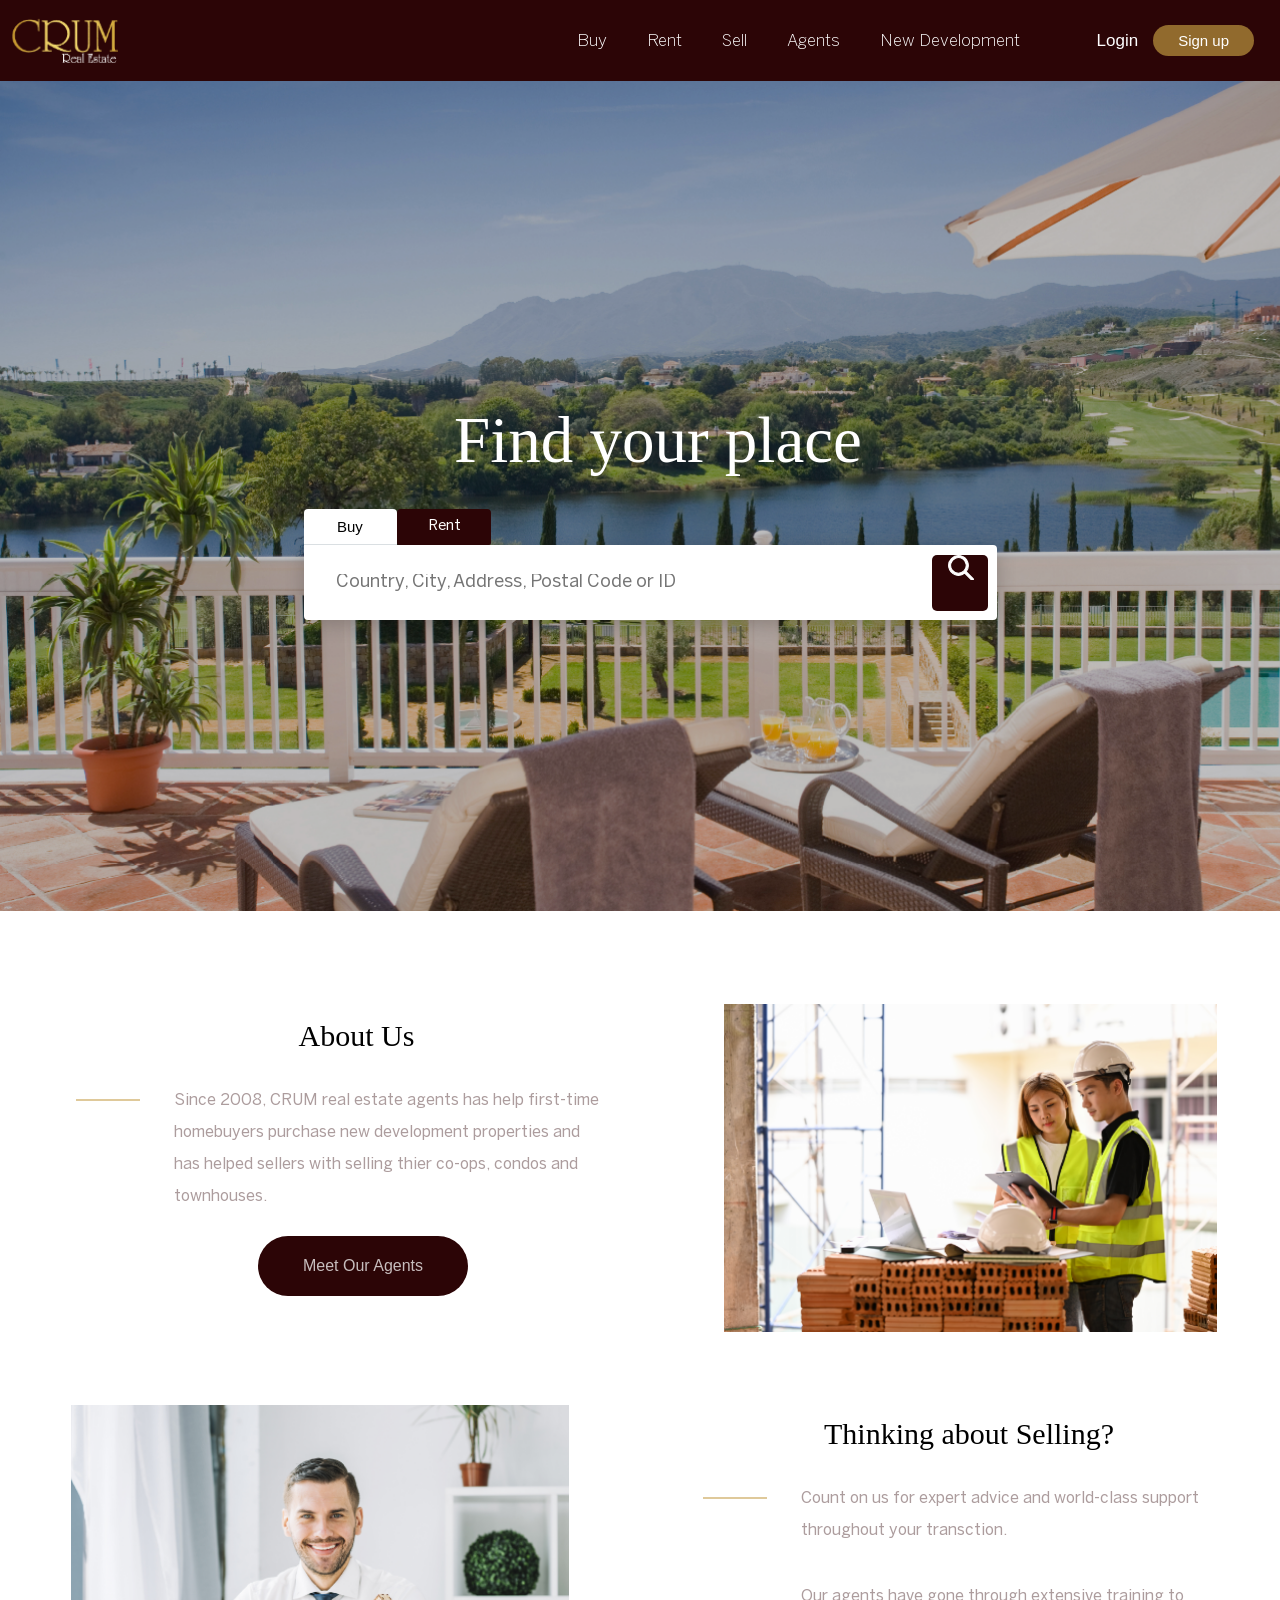
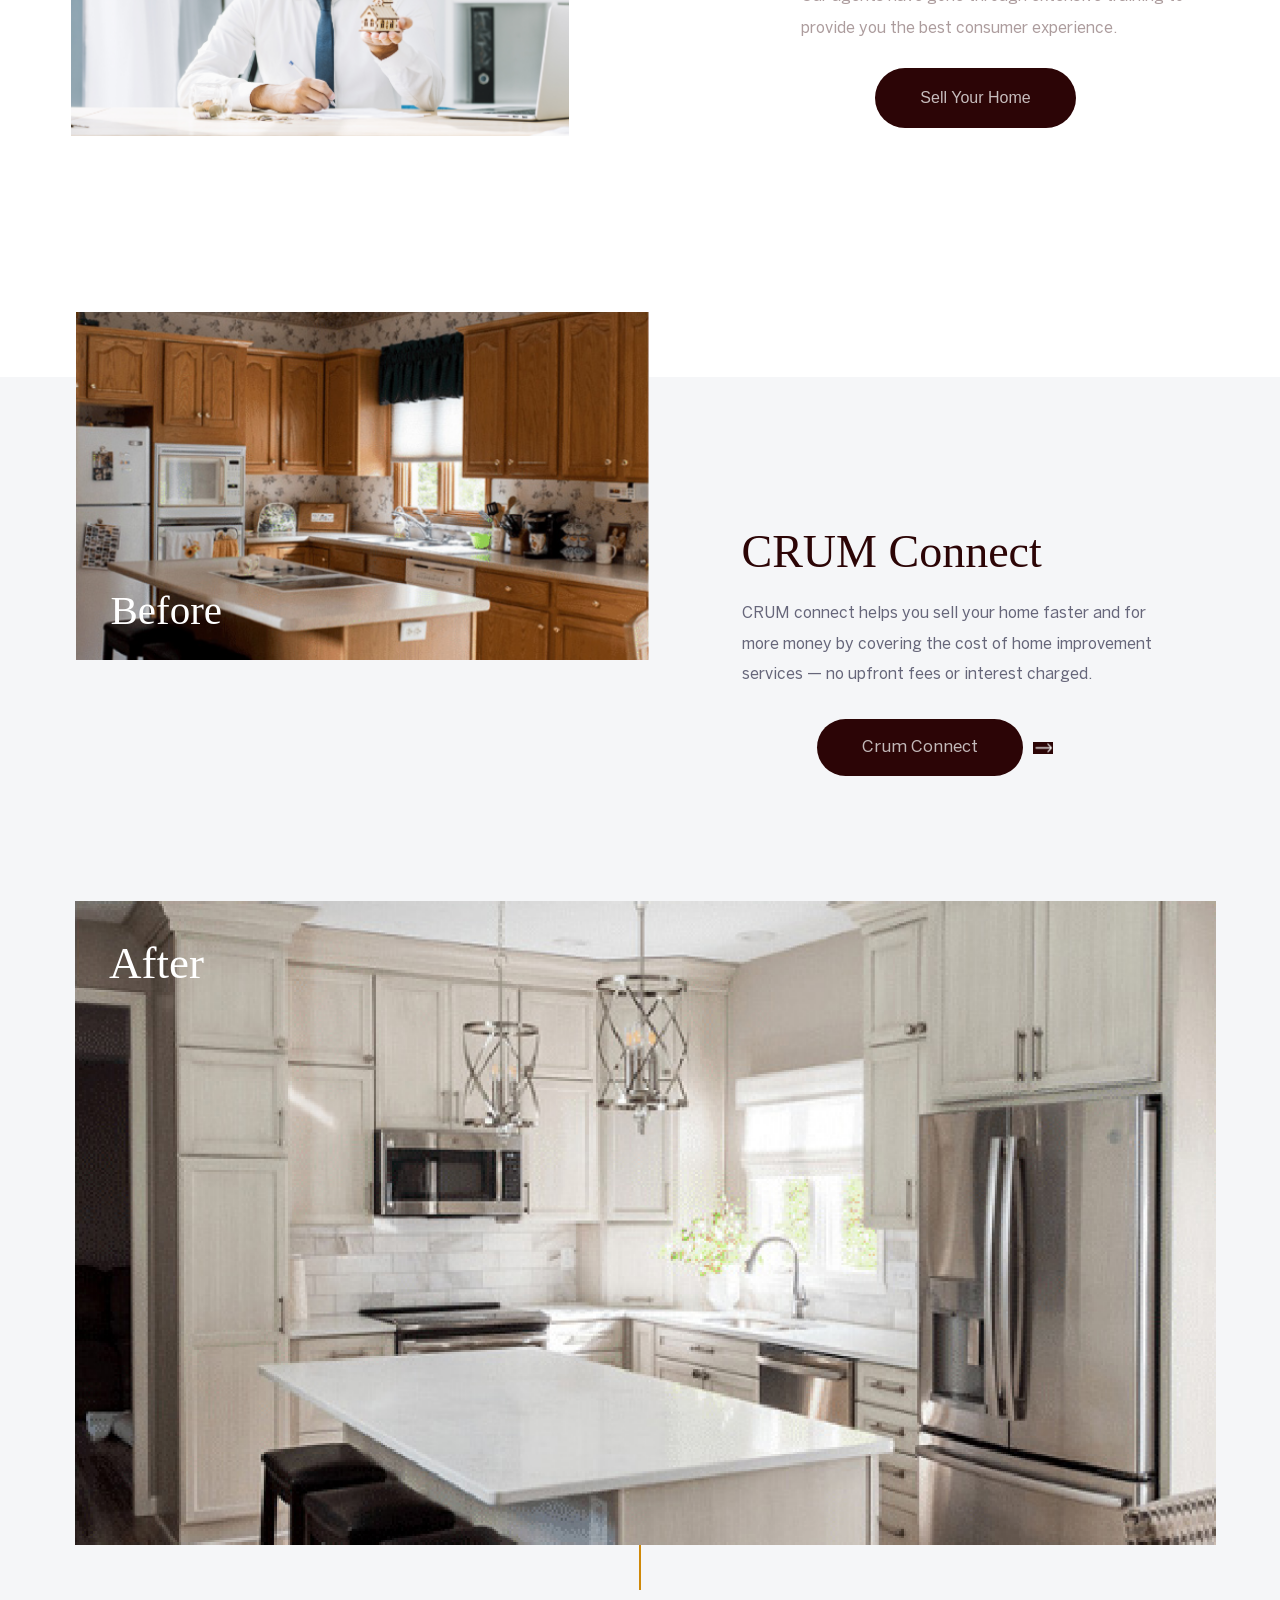
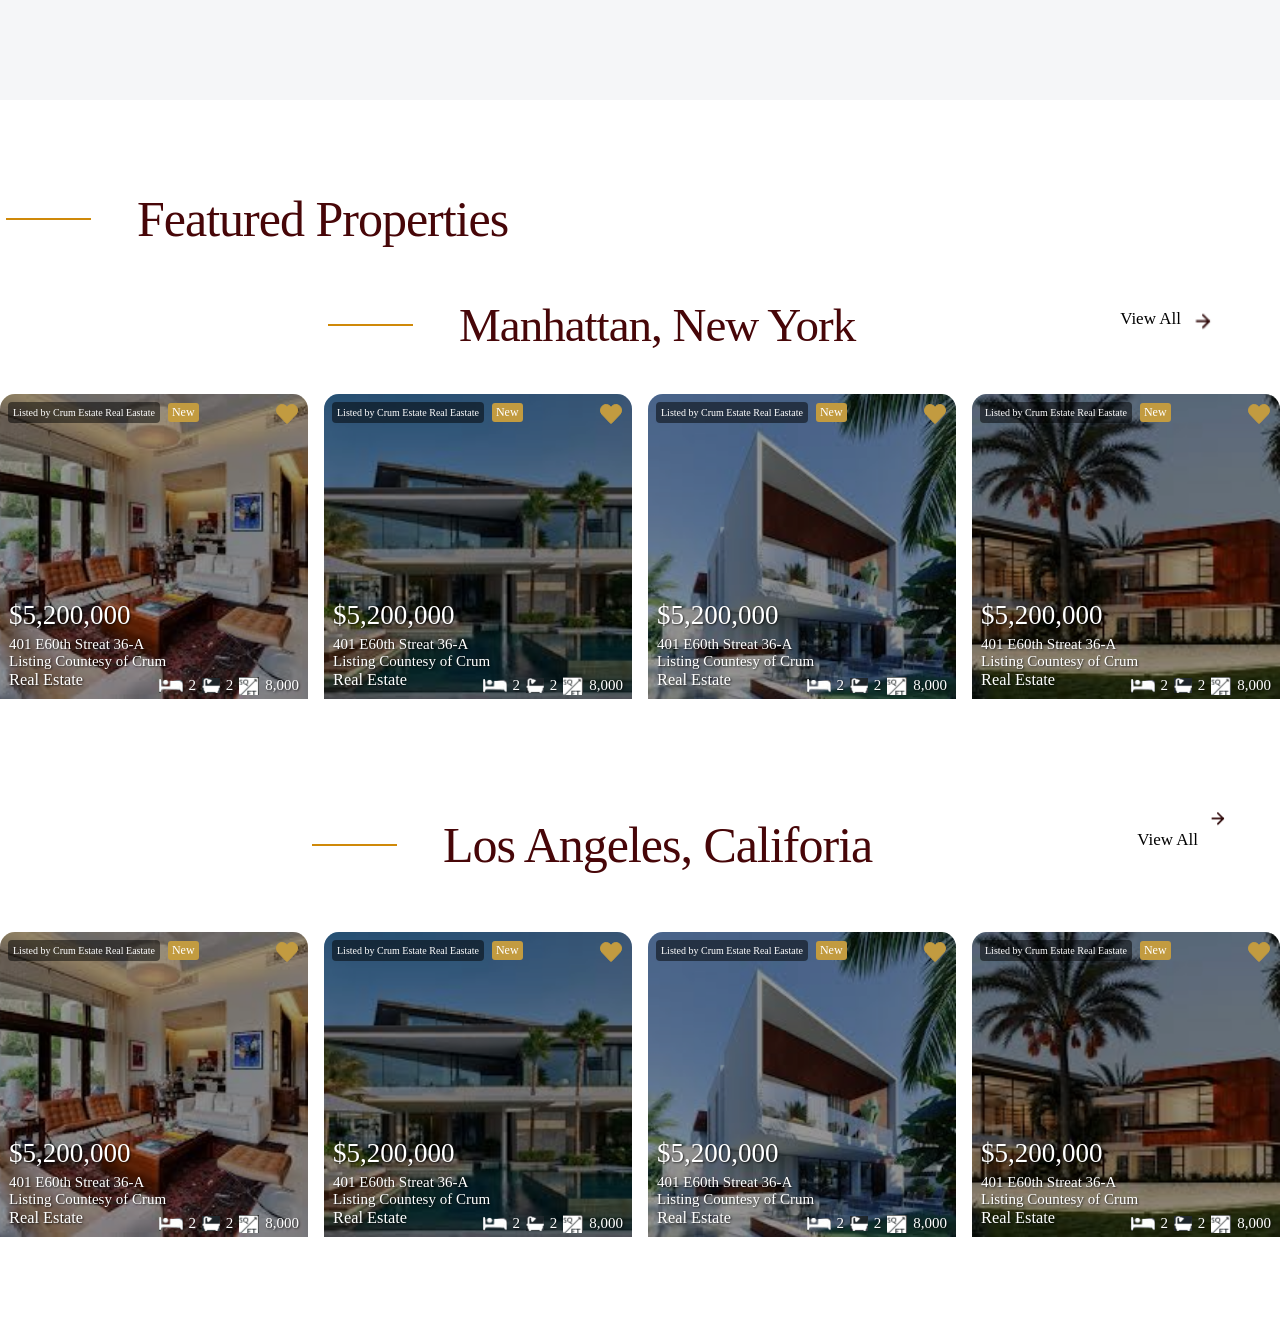
<file: index.html>
<!doctype html>
<html lang="en">

<head>
  <meta charset="UTF-8" />
  <meta name="viewport" content="width=device-width, initial-scale=1.0" />
  <title>Crum Real Estate</title>
  <link rel="stylesheet" href="style.css" />
</head>

<body>
  <!-- Header Navbar -->
  <header class="header-wraping">
    <nav class="nav-container">
      <img src="images/logo.png" alt="" class="logo" />
      <!-- Navbar Buttons -->
      <div class="nav-btn">
        <ul class="navbar-ul">
          <li>
            <a href="#buy" class="navbar-a">Buy</a>
          </li>
          <li>
            <a href="#rent" class="navbar-a">Rent</a>
          </li>
          <li>
            <a href="#sell" class="navbar-a">Sell</a>
          </li>
          <li>
            <a href="#agent" class="navbar-a">Agents</a>
          </li>
          <li>
            <a href="#newDevelopment" class="navbar-a">New Development</a>
          </li>
        </ul>


        <!-- Navbar Login & sign Up Buttons -->
        <div class="login-signUp">
          <button class="login-btn">Login</button>
          <button class="signup-btn">Sign up</button>
        </div>
      </div>
      <div class="menu">
        <svg class="menu-icon" viewBox="0 0 24 24" fill="none">
          <path d="M4 6H20M4 12H20M4 18H20" stroke-width="2" stroke-linecap="round" stroke-linejoin="round" />
        </svg>
      </div>
    </nav>

    <section class="hero-section">
      <div class="hero-wrapper">
        <h2 class="hero-content">Find your place</h2>
        <div class="inputDiv">
          <div class="category-tabs">
            <button class="buy-btn">Buy</button>
            <button class="rent-btn">Rent</button>
          </div>

          <div class="search-container">
            <input type="text" placeholder="Country, City, Address, Postal Code or ID" class="heroInput" required />
            <button class="search-btn">
              <svg xmlns="http://www.w3.org/2000/svg" width="26" height="-10" viewBox="0 0 25.773 25.686">
                <path id="Icon_ionic-ios-search" data-name="Icon ionic-ios-search"
                  d="M28.89,27.392l-6.864-6.928a9.782,9.782,0,1,0-1.485,1.5l6.819,6.883a1.056,1.056,0,0,0,1.491.039A1.063,1.063,0,0,0,28.89,27.392ZM14.34,22.051A7.724,7.724,0,1,1,19.8,19.789,7.676,7.676,0,0,1,14.34,22.051Z"
                  transform="translate(-4 -3.993)" fill="#fff" stroke="#fff" stroke-width="1"></path>
              </svg>
            </button>
          </div>
        </div>
      </div>
    </section>
  </header>
  <!-- Main Section -->
  <section class="container about-main-container">
    <div class="main-section">
      <div class="about-container about-con">
        <h1 class="about-us about-title">About Us</h1>
        <div class="about-content">
          <p class="about-para">
            Since 2008, CRUM real estate agents has help first-time homebuyers
            purchase new development properties and has helped sellers with
            selling thier co-ops, condos and townhouses.
          </p>
        </div>
        <div class="meet-btn">
          <button class="about-btn">Meet Our Agents</button>
        </div>
      </div>
      <div>
        <img src="images/main-section.png" alt="Main Section" class="main-section-image" />
      </div>
    </div>

    <div class="main-section thinking">

      <div class="thinking-image">
        <img src="images/main-section-image-2.png" alt="Main Section" class="main-section-image2 " />
      </div>
      <div class="about-container thinking-con">
        <h1 class="about-us about-title">Thinking about Selling?</h1>
        <div class="about-content">
          <p class="about-para thing-para">
            Count on us for expert advice and world-class support throughout your transction.
          </p>
          <br>
          <p class="about-para thing-para">Our agents have gone through extensive training to provide you the best
            consumer experience.</p>
        </div>
        <div class="meet-btn">
          <button class="about-btn">Sell Your Home</button>
        </div>
      </div>
    </div>
  </section>
  <!-- Crum Connection -->
  <section class="crum-connect-section">
    <div class="connect-top-grid">
      <div class="before-box">
        <img src="images/crum-connect-image.png" class="before" alt="Before" />
        <p class="befores">Before</p>
      </div>

      <div class="connect-text-box">
        <h2 class="connect-title">CRUM Connect</h2>
        <p class="connect-desc">
          CRUM connect helps you sell your home faster and for more money by
          covering the cost of home improvement services — no upfront fees or
          interest charged.
        </p>
        <div class="connect-cta-div">
          <a href="#" class="connect-cta">Crum Connect</a>
          <img src="images/arrow.png" alt="" class="connect-cta-arrow" />
        </div>
      </div>
    </div>

    <div class="after-full-box">
      <h3 class="after-title">After</h3>
      <div class="after">
        <img src="images/after.png" class="afterImage" alt="After" />
      </div>
      <div class="vertical-border"></div>
    </div>
  </section>

  <!-- Featured Propertires -->
  <section class="featured-container">
    <div class="heading-group">
      <span class="gold-line"></span>
      <h2 class="main-title">Featured Properties</h2>
    </div>

    <div class="sub-heading-group">
      <div class="left-side">
        <span class="gold-line-left"></span>
        <h2 class="main-title main-sub-title-group">Manhattan, New York</h2>
      </div>
      <div class="view-arrow">
      <a href="#" class="view-all">View All</a>
      <img src="images/vewiArrow.png" alt="" class="arrow-icon">
      </div>
    </div>

    <!-- Featured Container -->
    <div class="featured-container">
      <div class="featured-propertie">
        <div class="featured">
          <!-- First Card -->
          <div class="properties-cards">
            <img src="images/feature-properties-image-1.jpg" alt="" class="properties-card-images">
            <div class="overlay"></div>
            <!-- Properties content -->
            <div class="properties-content">
              <div class="cardTop-content">
                <h3 class="properties-Title">Listed by Crum Estate Real Eastate </h3>
                <span class="new">New</span>
              </div>
              <div class="icon">
                <a href="" class="heart-icon"><svg xmlns="http://www.w3.org/2000/svg" width="22.045" height="19.79"
                    viewBox="0 0 22.045 19.79">
                    <g id="Icon_awesome-heart" data-name="Icon awesome-heart" transform="translate(0.501 0.502)">
                      <path id="Icon_awesome-heart-2" class=" group-focus:fill-primary-1 group-focus:stroke-primary-1"
                        data-name="Icon awesome-heart"
                        d="M19,3.532a5.54,5.54,0,0,0-7.669.57l-.81.851L9.711,4.1a5.54,5.54,0,0,0-7.669-.57,6.106,6.106,0,0,0-.407,8.718l7.952,8.379a1.271,1.271,0,0,0,1.862,0L19.4,12.251A6.1,6.1,0,0,0,19,3.532Z"
                        transform="translate(0.001 -2.248)" fill="#c29b40" stroke="#c29b40" stroke-width="1"></path>
                    </g>
                  </svg>
                </a>
              </div>
              <div class="card-footer">
                <p class="properties-price">$5,200,000</p>
                <p class="properties-address">401 E60th Streat 36-A</p>
                <p class="properties-listing">Listing Countesy of Crum</p>
                <h3 class="real">Real Estate</h3>
                <div class="house-details-content">
                  <div class="propertice-iconImages">
                    <img class="bed-icon" src="images/properties-icon-bad.png" alt=""><span class="bed-span">2</span>
                    <img class="bath-icon" src="images/properties-icon-bath.png" alt=""><span class="bath-span">2</span>
                    <img src="images/properties-icon-width.png" alt=""><span class="squarePara">8,000</span>
                  </div>
                </div>
              </div>
            </div>
          </div>

          <!-- Second Card -->
          <div class="properties-cards">
            <img src="images/feature-properties-image-2.jpg" alt="" class="properties-card-images">
            <div class="overlay"></div>
            <!-- Properties content -->
            <div class="properties-content">
              <div class="cardTop-content">
                <h3 class="properties-Title">Listed by Crum Estate Real Eastate </h3>
                <span class="new">New</span>
              </div>
              <div class="icon">
                <a href="" class="heart-icon"><svg xmlns="http://www.w3.org/2000/svg" width="22.045" height="19.79"
                    viewBox="0 0 22.045 19.79">
                    <g id="Icon_awesome-heart" data-name="Icon awesome-heart" transform="translate(0.501 0.502)">
                      <path id="Icon_awesome-heart-2" class=" group-focus:fill-primary-1 group-focus:stroke-primary-1"
                        data-name="Icon awesome-heart"
                        d="M19,3.532a5.54,5.54,0,0,0-7.669.57l-.81.851L9.711,4.1a5.54,5.54,0,0,0-7.669-.57,6.106,6.106,0,0,0-.407,8.718l7.952,8.379a1.271,1.271,0,0,0,1.862,0L19.4,12.251A6.1,6.1,0,0,0,19,3.532Z"
                        transform="translate(0.001 -2.248)" fill="#c29b40" stroke="#c29b40" stroke-width="1"></path>
                    </g>
                  </svg>
                </a>
              </div>
              <div class="card-footer">
                <p class="properties-price">$5,200,000</p>
                <p class="properties-address">401 E60th Streat 36-A</p>
                <p class="properties-listing">Listing Countesy of Crum</p>
                <h3 class="real">Real Estate</h3>
                <div class="house-details-content">
                  <div class="propertice-iconImages">
                    <img class="bed-icon" src="images/properties-icon-bad.png" alt=""><span class="bed-span">2</span>
                    <img class="bath-icon" src="images/properties-icon-bath.png" alt=""><span class="bath-span">2</span>
                    <img src="images/properties-icon-width.png" alt=""><span class="squarePara">8,000</span>
                  </div>
                </div>
              </div>
            </div>
          </div>

          <!-- Thrid Card -->
          <div class="properties-cards">
            <img src="images/feature-properties-image-3.jpg" alt="" class="properties-card-images">
            <div class="overlay"></div>
            <!-- Properties content -->
            <div class="properties-content">
              <div class="cardTop-content">
                <h3 class="properties-Title">Listed by Crum Estate Real Eastate </h3>
                <span class="new">New</span>
              </div>
              <div class="icon">
                <a href="" class="heart-icon"><svg xmlns="http://www.w3.org/2000/svg" width="22.045" height="19.79"
                    viewBox="0 0 22.045 19.79">
                    <g id="Icon_awesome-heart" data-name="Icon awesome-heart" transform="translate(0.501 0.502)">
                      <path id="Icon_awesome-heart-2" class=" group-focus:fill-primary-1 group-focus:stroke-primary-1"
                        data-name="Icon awesome-heart"
                        d="M19,3.532a5.54,5.54,0,0,0-7.669.57l-.81.851L9.711,4.1a5.54,5.54,0,0,0-7.669-.57,6.106,6.106,0,0,0-.407,8.718l7.952,8.379a1.271,1.271,0,0,0,1.862,0L19.4,12.251A6.1,6.1,0,0,0,19,3.532Z"
                        transform="translate(0.001 -2.248)" fill="#c29b40" stroke="#c29b40" stroke-width="1"></path>
                    </g>
                  </svg>
                </a>
              </div>
              <div class="card-footer">
                <p class="properties-price">$5,200,000</p>
                <p class="properties-address">401 E60th Streat 36-A</p>
                <p class="properties-listing">Listing Countesy of Crum</p>
                <h3 class="real">Real Estate</h3>
                <div class="house-details-content">
                  <div class="propertice-iconImages">
                    <img class="bed-icon" src="images/properties-icon-bad.png" alt=""><span class="bed-span">2</span>
                    <img class="bath-icon" src="images/properties-icon-bath.png" alt=""><span class="bath-span">2</span>
                    <img src="images/properties-icon-width.png" alt=""><span class="squarePara">8,000</span>
                  </div>
                </div>
              </div>
            </div>
          </div>

          <!-- Froth Card -->
          <div class="properties-cards">
            <img src="images/feature-properties-image-4.jpg" alt="" class="properties-card-images">
            <div class="overlay"></div>
            <!-- Properties content -->
            <div class="properties-content">
              <div class="cardTop-content">
                <h3 class="properties-Title">Listed by Crum Estate Real Eastate </h3>
                <span class="new">New</span>
              </div>
              <div class="icon">
                <a href="" class="heart-icon"><svg xmlns="http://www.w3.org/2000/svg" width="22.045" height="19.79"
                    viewBox="0 0 22.045 19.79">
                    <g id="Icon_awesome-heart" data-name="Icon awesome-heart" transform="translate(0.501 0.502)">
                      <path id="Icon_awesome-heart-2" class=" group-focus:fill-primary-1 group-focus:stroke-primary-1"
                        data-name="Icon awesome-heart"
                        d="M19,3.532a5.54,5.54,0,0,0-7.669.57l-.81.851L9.711,4.1a5.54,5.54,0,0,0-7.669-.57,6.106,6.106,0,0,0-.407,8.718l7.952,8.379a1.271,1.271,0,0,0,1.862,0L19.4,12.251A6.1,6.1,0,0,0,19,3.532Z"
                        transform="translate(0.001 -2.248)" fill="#c29b40" stroke="#c29b40" stroke-width="1"></path>
                    </g>
                  </svg>
                </a>
              </div>
              <div class="card-footer">
                <p class="properties-price">$5,200,000</p>
                <p class="properties-address">401 E60th Streat 36-A</p>
                <p class="properties-listing">Listing Countesy of Crum</p>
                <h3 class="real">Real Estate</h3>
                <div class="house-details-content">
                  <div class="propertice-iconImages">
                    <img class="bed-icon" src="images/properties-icon-bad.png" alt=""><span class="bed-span">2</span>
                    <img class="bath-icon" src="images/properties-icon-bath.png" alt=""><span class="bath-span">2</span>
                    <img src="images/properties-icon-width.png" alt=""><span class="squarePara">8,000</span>
                  </div>
                </div>
              </div>
            </div>
          </div>
        </div>
      </div>
    </div>

    <!-- Los Angeles, Califoria -->
    <div class="sub-heading-group los-angeles">
      <div class="left-side">
        <span class="gold-line-left los"></span>
        <h2 class="main-title los-title">Los Angeles, Califoria</h2>
      </div>
      <a href="#" class="view-all">View All <span class="arrow-icon"><img src="images/vewiArrow.png" alt=""></span></a>
    </div>

    <!-- Los Angeles, Califoria -->
    <div class="featured-container">
      <div class="featured-propertie">
        <div class="featured">
          <!-- First Card -->
          <div class="properties-cards">
            <img src="images/feature-properties-image-1.jpg" alt="" class="properties-card-images">
            <div class="overlay"></div>
            <!-- Properties content -->
            <div class="properties-content">
              <div class="cardTop-content">
                <h3 class="properties-Title">Listed by Crum Estate Real Eastate </h3>
                <span class="new">New</span>
              </div>
              <div class="icon">
                <a href="" class="heart-icon"><svg xmlns="http://www.w3.org/2000/svg" width="22.045" height="19.79"
                    viewBox="0 0 22.045 19.79">
                    <g id="Icon_awesome-heart" data-name="Icon awesome-heart" transform="translate(0.501 0.502)">
                      <path id="Icon_awesome-heart-2" class=" group-focus:fill-primary-1 group-focus:stroke-primary-1"
                        data-name="Icon awesome-heart"
                        d="M19,3.532a5.54,5.54,0,0,0-7.669.57l-.81.851L9.711,4.1a5.54,5.54,0,0,0-7.669-.57,6.106,6.106,0,0,0-.407,8.718l7.952,8.379a1.271,1.271,0,0,0,1.862,0L19.4,12.251A6.1,6.1,0,0,0,19,3.532Z"
                        transform="translate(0.001 -2.248)" fill="#c29b40" stroke="#c29b40" stroke-width="1"></path>
                    </g>
                  </svg>
                </a>
              </div>
              <div class="card-footer">
                <p class="properties-price">$5,200,000</p>
                <p class="properties-address">401 E60th Streat 36-A</p>
                <p class="properties-listing">Listing Countesy of Crum</p>
                <h3 class="real">Real Estate</h3>
                <div class="house-details-content">
                  <div class="propertice-iconImages">
                    <img class="bed-icon" src="images/properties-icon-bad.png" alt=""><span class="bed-span">2</span>
                    <img class="bath-icon" src="images/properties-icon-bath.png" alt=""><span class="bath-span">2</span>
                    <img src="images/properties-icon-width.png" alt=""><span class="squarePara">8,000</span>
                  </div>
                </div>
              </div>
            </div>
          </div>

          <!-- Second Card -->
          <div class="properties-cards">
            <img src="images/feature-properties-image-2.jpg" alt="" class="properties-card-images">
            <div class="overlay"></div>
            <!-- Properties content -->
            <div class="properties-content">
              <div class="cardTop-content">
                <h3 class="properties-Title">Listed by Crum Estate Real Eastate </h3>
                <span class="new">New</span>
              </div>
              <div class="icon">
                <a href="" class="heart-icon"><svg xmlns="http://www.w3.org/2000/svg" width="22.045" height="19.79"
                    viewBox="0 0 22.045 19.79">
                    <g id="Icon_awesome-heart" data-name="Icon awesome-heart" transform="translate(0.501 0.502)">
                      <path id="Icon_awesome-heart-2" class=" group-focus:fill-primary-1 group-focus:stroke-primary-1"
                        data-name="Icon awesome-heart"
                        d="M19,3.532a5.54,5.54,0,0,0-7.669.57l-.81.851L9.711,4.1a5.54,5.54,0,0,0-7.669-.57,6.106,6.106,0,0,0-.407,8.718l7.952,8.379a1.271,1.271,0,0,0,1.862,0L19.4,12.251A6.1,6.1,0,0,0,19,3.532Z"
                        transform="translate(0.001 -2.248)" fill="#c29b40" stroke="#c29b40" stroke-width="1"></path>
                    </g>
                  </svg>
                </a>
              </div>
              <div class="card-footer">
                <p class="properties-price">$5,200,000</p>
                <p class="properties-address">401 E60th Streat 36-A</p>
                <p class="properties-listing">Listing Countesy of Crum</p>
                <h3 class="real">Real Estate</h3>
                <div class="house-details-content">
                  <div class="propertice-iconImages">
                    <img class="bed-icon" src="images/properties-icon-bad.png" alt=""><span class="bed-span">2</span>
                    <img class="bath-icon" src="images/properties-icon-bath.png" alt=""><span class="bath-span">2</span>
                    <img src="images/properties-icon-width.png" alt=""><span class="squarePara">8,000</span>
                  </div>
                </div>
              </div>
            </div>
          </div>

          <!-- Thrid Card -->
          <div class="properties-cards">
            <img src="images/feature-properties-image-3.jpg" alt="" class="properties-card-images">
            <div class="overlay"></div>
            <!-- Properties content -->
            <div class="properties-content">
              <div class="cardTop-content">
                <h3 class="properties-Title">Listed by Crum Estate Real Eastate </h3>
                <span class="new">New</span>
              </div>
              <div class="icon">
                <a href="" class="heart-icon"><svg xmlns="http://www.w3.org/2000/svg" width="22.045" height="19.79"
                    viewBox="0 0 22.045 19.79">
                    <g id="Icon_awesome-heart" data-name="Icon awesome-heart" transform="translate(0.501 0.502)">
                      <path id="Icon_awesome-heart-2" class=" group-focus:fill-primary-1 group-focus:stroke-primary-1"
                        data-name="Icon awesome-heart"
                        d="M19,3.532a5.54,5.54,0,0,0-7.669.57l-.81.851L9.711,4.1a5.54,5.54,0,0,0-7.669-.57,6.106,6.106,0,0,0-.407,8.718l7.952,8.379a1.271,1.271,0,0,0,1.862,0L19.4,12.251A6.1,6.1,0,0,0,19,3.532Z"
                        transform="translate(0.001 -2.248)" fill="#c29b40" stroke="#c29b40" stroke-width="1"></path>
                    </g>
                  </svg>
                </a>
              </div>
              <div class="card-footer">
                <p class="properties-price">$5,200,000</p>
                <p class="properties-address">401 E60th Streat 36-A</p>
                <p class="properties-listing">Listing Countesy of Crum</p>
                <h3 class="real">Real Estate</h3>
                <div class="house-details-content">
                  <div class="propertice-iconImages">
                    <img class="bed-icon" src="images/properties-icon-bad.png" alt=""><span class="bed-span">2</span>
                    <img class="bath-icon" src="images/properties-icon-bath.png" alt=""><span class="bath-span">2</span>
                    <img src="images/properties-icon-width.png" alt=""><span class="squarePara">8,000</span>
                  </div>
                </div>
              </div>
            </div>
          </div>

          <!-- Froth Card -->
          <div class="properties-cards">
            <img src="images/feature-properties-image-4.jpg" alt="" class="properties-card-images">
            <div class="overlay"></div>
            <!-- Properties content -->
            <div class="properties-content">
              <div class="cardTop-content">
                <h3 class="properties-Title">Listed by Crum Estate Real Eastate </h3>
                <span class="new">New</span>
              </div>
              <div class="icon">
                <a href="" class="heart-icon"><svg xmlns="http://www.w3.org/2000/svg" width="22.045" height="19.79"
                    viewBox="0 0 22.045 19.79">
                    <g id="Icon_awesome-heart" data-name="Icon awesome-heart" transform="translate(0.501 0.502)">
                      <path id="Icon_awesome-heart-2" class=" group-focus:fill-primary-1 group-focus:stroke-primary-1"
                        data-name="Icon awesome-heart"
                        d="M19,3.532a5.54,5.54,0,0,0-7.669.57l-.81.851L9.711,4.1a5.54,5.54,0,0,0-7.669-.57,6.106,6.106,0,0,0-.407,8.718l7.952,8.379a1.271,1.271,0,0,0,1.862,0L19.4,12.251A6.1,6.1,0,0,0,19,3.532Z"
                        transform="translate(0.001 -2.248)" fill="#c29b40" stroke="#c29b40" stroke-width="1"></path>
                    </g>
                  </svg>
                </a>
              </div>
              <div class="card-footer">
                <p class="properties-price">$5,200,000</p>
                <p class="properties-address">401 E60th Streat 36-A</p>
                <p class="properties-listing">Listing Countesy of Crum</p>
                <h3 class="real">Real Estate</h3>
                <div class="house-details-content">
                  <div class="propertice-iconImages">
                    <img class="bed-icon" src="images/properties-icon-bad.png" alt=""><span class="bed-span">2</span>
                    <img class="bath-icon" src="images/properties-icon-bath.png" alt=""><span class="bath-span">2</span>
                    <img src="images/properties-icon-width.png" alt=""><span class="squarePara">8,000</span>
                  </div>
                </div>
              </div>
            </div>
          </div>
        </div>
      </div>
    </div>
  </section>

</body>

</html>
</file>
<file: style.css>
* {
  margin: 0;
  padding: 0;
  box-sizing: border-box;
}

@font-face {
  font-family: "BentonSans";
  src:
    url("fonts/BentonSans-Bold.woff2") format("woff2"),
    url("fonts/BentonSans-Bold.woff") format("woff");
  font-weight: bold;
  font-style: normal;
  font-display: swap;
}

@font-face {
  font-family: "BentonSans";
  src:
    url("fonts/BentonSans-Light.woff2") format("woff2"),
    url("fonts/BentonSans-Light.woff") format("woff");
  font-weight: 300;
  font-style: normal;
  font-display: swap;
}

@font-face {
  font-family: "BentonSans";
  src:
    url("fonts/BentonSans-Medium.woff2") format("woff2"),
    url("fonts/BentonSans-Medium.woff") format("woff");
  font-weight: 500;
  font-style: normal;
  font-display: swap;
}

@font-face {
  font-family: "BentonSans";
  src:
    url("fonts/BentonSans-Regular.woff2") format("woff2"),
    url("fonts/BentonSans-Regular.woff") format("woff");
  font-weight: normal;
  font-style: normal;
  font-display: swap;
}

@font-face {
  font-family: "Montserrat-Alt1";
  src:
    url("fonts/MontserratAlt1-Black.woff2") format("woff2"),
    url("fonts/MontserratAlt1-Black.woff") format("woff");
  font-weight: 900;
  font-style: normal;
  font-display: swap;
}

@font-face {
  font-family: "Montserrat-Alt1";
  src:
    url("fonts/MontserratAlt1-Bold.woff2") format("woff2"),
    url("fonts/MontserratAlt1-Bold.woff") format("woff");
  font-weight: bold;
  font-style: normal;
  font-display: swap;
}

@font-face {
  font-family: "Montserrat-Alt1";
  src:
    url("fonts/MontserratAlt1-ExtraBold.woff2") format("woff2"),
    url("fonts/MontserratAlt1-ExtraBold.woff") format("woff");
  font-weight: bold;
  font-style: normal;
  font-display: swap;
}

@font-face {
  font-family: "Montserrat-Alt1";
  src:
    url("fonts/MontserratAlt1-ExtraLight.woff2") format("woff2"),
    url("fonts/MontserratAlt1-ExtraLight.woff") format("woff");
  font-weight: 200;
  font-style: normal;
  font-display: swap;
}

@font-face {
  font-family: "Montserrat-Alt1";
  src:
    url("fonts/MontserratAlt1-Light.woff2") format("woff2"),
    url("fonts/MontserratAlt1-Light.woff") format("woff");
  font-weight: 300;
  font-style: normal;
  font-display: swap;
}

@font-face {
  font-family: "Montserrat-Alt1";
  src:
    url("fonts/MontserratAlt1-Medium.woff2") format("woff2"),
    url("fonts/MontserratAlt1-Medium.woff") format("woff");
  font-weight: 500;
  font-style: normal;
  font-display: swap;
}

@font-face {
  font-family: "Montserrat-Alt1";
  src:
    url("fonts/MontserratAlt1-Regular.woff2") format("woff2"),
    url("fonts/MontserratAlt1-Regular.woff") format("woff");
  font-weight: normal;
  font-style: normal;
  font-display: swap;
}

/* Header */
.header-wraping {
  background: #2c0506;
}

.logo {
  width: 110px;
}

.nav-container {
  max-width: 1489px;
  margin: auto;
  display: flex;
  justify-content: space-between;
  align-items: center;
  padding: 11px 10px;
  height: 81px;
}

.nav-btn {
  display: flex;
  justify-content: space-between;
  align-items: center;
  gap: 77px;
  font-size: 18px;
  padding-right: 16px;
}

.navbar-ul {
  display: flex;
  gap: 40px;
  list-style: none;
}

.navbar-a {
  text-decoration: none;
  color: #fff;
  font-size: 17px;
  font-family: "BentonSans";
  font-weight: 100;
}

.navbar-a:hover {
  color: #916a2d;
}

/* Navbar Login & sign Up Buttons */
.login-signUp {
  display: flex;
  gap: 15px;
}

.login-btn {
  background: transparent;
  color: #fff;
  border: none;
  font-family: sans-serif;
  font-size: 17px;
  font-weight: 100;
  cursor: pointer;
}

.login-btn:hover {
  color: #916a2d;
}

.signup-btn {
  background: #916a2d;
  padding: 7px 25px;
  border: none;
  color: #fff;
  font-family: sans-serif;
  border-radius: 20px;
  text-align: center;
  align-items: center;
  font-size: 15px;
  cursor: pointer;
}

.signup-btn:hover {
  background: #fff;
  color: black;
}

.menu-icon path {
  stroke: #fff;
}

.menu {
  display: none;
}

/* Hero Section */
.hero-section {
  background-image: url("images/heroImg.png");
  background-size: cover;
  height: 830px;
  display: flex;
  justify-content: center;
  align-items: center;
}


.hero-content {
  display: flex;
  color: #fff;
  text-align: center;
  font-weight: 200;
  font-size: 65px;
  margin: 18px;
  padding-left: 153px;
}

.hero-content-span {
  margin: 0 11px;
}

.search-bar {
  margin: 2rem 0;
}

.hero-wrapper {
  width: 714px;
  margin: 12px auto 0px;
  display: flex;
  flex-direction: column;
  gap: 13px;
}

.search-container {
  display: flex;
  align-items: center;
  background-color: #fff;
  padding: 10px 9px 9px 32px;
  border-radius: 4px;
  border-top-left-radius: 0px;
  box-shadow: 0 4px 20px rgba(0, 0, 0, 0.2);
  margin-left: 21px;
}

.heroInput {
  width: 100%;
  border: none;
  font-size: 18px;
  outline: none;
  font-family: BentonSans;
  background: transparent;
  color: #857576;
}

.search-btn {
  background: #2c0506;
  border: none;
  width: 61px;
  height: 56px;
  border-radius: 5px;
  display: flex;
  justify-content: center;
  cursor: pointer;
  padding-left: 1px;
}


.category-tabs {
  display: flex;
  margin-left: 21px;
}

.buy-btn {
  padding: 9px 34px 9px 33px;
  border: none;
  border-top-left-radius: 4px;
  border-top-right-radius: 4px;
  border-bottom: 1px solid #dadfe2;
  cursor: pointer;
  font-weight: 400;
  background: #fff;
  font-size: 15px;
}


.rent-btn {
  background: #2c0506;
  padding: 8px 30px 9px 31px;
  border: none;
  font-size: 15px;
  color: #fff;
  border-radius: 2px;
  font-family: BentonSans;
  border-bottom-left-radius: 2px;
  border-bottom-right-radius: 2px;
  border-top-left-radius: 4px;
  border-top-right-radius: 4px;
  cursor: pointer;
}

/* Main Section */
.container {
  max-width: 1162px;
  margin: auto;
  margin-top: 93px;
}

.crum-divder {
  left: 28px;
}

.main-section {
  display: flex;
  gap: 115px;
  align-items: center;
}

.about-para {
  font-size: 16px;
  color: #ac9c9d;
  line-height: 2;
  font-family: "BentonSans";
}

.about-para::before {
  content: "";
  position: absolute;
  width: 64px;
  height: 2px;
  background: #dfc99a;
  top: 14px;
  left: -98px;
}

.about-us {
  text-align: center;
  font-weight: 100;
  font-size: 30px;
}

.about-content {
  text-align: left;
  font-weight: 400;
  color: #3b1718;
  font-size: 30px;
  margin: 32px 0 19px 5px;
  position: relative;
}

.about-btn {
  background: #2c0506;
  color: #c7bdbd;
  padding: 21px 45px;
  border-radius: 50px;
  font-size: 16px;
  border: none;
}

.meet-btn {
  display: flex;
  justify-content: center;
  margin: 23px 52px 0 0;
}

.main-section-image {
  width: 493px;
}


.about-con {
  margin-bottom: 25px;
  margin-left: 110px;
}

.main-section-image2 {
  width: 498px;
}

.crum-app-image {
  width: 586px;
  height: auto;
  display: block;
}

.thinking-con {
  margin-left: 112px;
}


.thinking {
  max-width: 1136px;
  margin: 69px 0px 237px 12px;
}

/* Crum Connect */
.crum-connect-section {
  background: #f5f6f8;
  align-items: center;
  gap: 40px;
}


.about-title {
  margin: 0 65px 0 0;
}

.connect-top-grid {
  display: flex;
  align-items: center;
  gap: 73px;
  max-width: 1129px;
  margin: auto;
}

.about-container {
  width: 440px;
}

.before-box,
.after-full-box,
.afterImage {
  position: relative;
}

.before-box {
  margin-top: -196px;
}

.before {
  width: 573px;
}

.befores {
  position: absolute;
  bottom: 30px;
  left: 35px;
  color: #fff;
  font-size: 41px;
  font-weight: 200;
}

.after-full-box {
  max-width: 1200px;
  margin: auto;
  position: relative;
  top: -155px;
}

.after {
  display: flex;
  justify-content: center;
  margin-top: 150px;
  margin-left: 11px;
}

.afterImage {
  width: 96%;
}
.vertical-border::before {
  content: "";
  position: absolute;
  top: 100%;
  left: 50%;
  transform: translateX(-50%);
  width: 2px;
  height: 5%;
  background: #cf8909;
}

.label {
  position: absolute;
  top: 20px;
  left: 20px;
  color: white;
  font-size: 2.5rem;
  font-weight: 300;
}

.connect-text-box {
  display: flex;
  flex-direction: column;
  gap: 11px;
  top: 30px;
  font-size: 30px;
  margin-top: 138px;
  margin-left: 20px;
}

.connect-title {
  font-family: "Times New Roman", Times, serif;
  font-size: 46px;
  color: #2c0506;
  font-weight: 200;
  margin: 10px 0;
}

.connect-desc {
  color: #66667a;
  line-height: 1.9;
  font-size: 16px;
  width: 425px;
  font-family: "BentonSans";
}

.connect-cta {
  background: #2c0506;
  color: #c3b9b9;
  border: none;
  padding: 20px 45px;
  border-radius: 30px;
  font-size: 17px;
  cursor: pointer;
  font-family: BentonSans;
  text-decoration: none;
}

.arro {
  font-weight: bold;
  font-size: 1.6rem;
}

.after-title {
  font-size: 45px;
  font-family: "Times New Roman", Times, serif;
  padding: 30px;
  position: relative;
  top: 268px;
  left: 39px;
  z-index: 1;
  color: #fff;
  font-weight: 200;
  width: fit-content;
}

.connect-cta-div {
  margin: 18px 0;
  display: flex;
  align-items: center;
  gap: 10px;
  padding-left: 75px;
}

.connect-cta-arrow {
  width: 20px;
}

/* Featured Propperties */
.featured-container {
  max-width: 1472px;
  margin: auto;
}

.featured-title-container {
  margin-top: 100px;
}

.featured-main-title {
  font-size: 37px;
  font-weight: 500;
  margin: 0px 110px;
  color: #2c0506;
}

.featured-divder {
  position: relative;
}

.featured-divder::before {
  content: "";
  position: absolute;
  top: 20px;
  left: 0px;
  width: 80px;
  height: 2px;
}

.featured-divder-sub {
  position: relative;
}

.featured-divder-sub::before {
  content: "";
  position: absolute;
  top: 35px;
  left: -110px;
  width: 95px;
  height: 2px;
}

.heading-group {
  display: flex;
  align-items: center;
  gap: 19px;
  font-weight: 200;
  margin-top: 90px;
  margin-left: 6px;
  margin-bottom: 20px;
}

.main-title {
  font-weight: 500;
  font-family: "Times New Roman", Times, serif;
  font-size: 50px;
  color: #470608;
  padding-left: 27px;
  margin-bottom: 30px;
  letter-spacing: -1px;
}

.sub-heading-group {
  display: flex;
  justify-content: center;
  align-items: center;
  max-width: 1478px;
  margin: 0 auto;
  padding: 0 23px 0 290px;
  margin-bottom: 12px;
  gap: 265px;
}

.view-arrow {
  display: flex;
  align-items: center;
  gap: 12px;
}

.arrow-icon {
  margin-bottom: 40px;
  width: 26px;
}

.left-side {
  display: flex;
  align-items: center;
  gap: 19px;
}

.our-location-gropu {
  margin-top: 96px;
  margin-bottom: 4px;
}

.view-alls {
  color: black;
  text-decoration: none;
  font-size: 17px;
  display: flex;
  align-items: center;
  gap: 8px;
  transition: color 0.3s ease;
  position: relative;
  right: -90px;
  top: 20px;
}

.left-sides {
  display: flex;
  align-items: center;
  padding: 40px;
  margin-bottom: -40px;
}

.gold-line,
.gold-line-left {
  display: inline-block;
  width: 85px;
  height: 2px;
  background: #cf8909;
  margin-top: -30px;
}

.view-all {
  color: black;
  text-decoration: none;
  font-size: 17px;
  display: flex;
  align-items: center;
  gap: 11px;
  transition: color 0.3s ease;
  margin-bottom: 41px;
  font-weight: 500;
}


/* Featured Properties */
.featured-propertie {
  gap: 10px;
  margin-bottom: 80px;
}

.featured {
  display: grid;
  grid-template-columns: 1fr 1fr 1fr 1fr;
  gap: 16px;
}

.properties-cards {
  font-family: "Times New Roman", Times, serif;
  height: 305px;
  overflow: hidden;
  position: relative;
  border-radius: 15px 15px 0 0;
}

.properties-card-images {
  width: 100%;
  object-fit: cover;
  height: 100%;
}

.overlay {
  position: absolute;
  top: 0;
  left: 0;
  width: 100%;
  height: 100%;
  background-color: rgba(0, 0, 0, 0.4);
  display: flex;
  align-items: center;
  justify-content: center;
  transition: 0.3s ease;
}

.properties-content {
  position: absolute;
  top: 0;
  left: 0;
  width: 100%;
  height: 100%;
  display: flex;
  flex-direction: column;
  justify-content: space-between;
  box-sizing: border-box;
  color: #fff;
}

.properties-Title {
  font-size: 10px;
  background: rgba(0, 0, 0, 0.5);
  padding: 5px;
  margin: 8px;
  border-radius: 4px;
  font-weight: 200;
  text-align: start;
  color: #fff;
}

.cardTop-content {
  display: flex;
  justify-content: start;
  text-align: center;
  align-items: center;
}

.new {
  background: #c29b40;
  display: flex;
  padding: 2px 4px;
  font-size: 12px;
  text-align: center;
  border-radius: 3px;
}

.heart-icon {
  position: absolute;
  top: 10px;
  right: 10px;
  color: white;
  font-weight: 200;
  z-index: 10;
}

.card-footer {
  margin: 9px;
  font-size: 14px;
  text-shadow: 1px 1px 2px rgba(0, 0, 0, 0.7);
}

.properties-price {
  font-size: 27px;
  line-height: 1.5;
  font-family: 100;
  font-family: "Times New Roman", Times, serif;
}

.properties-address,
.properties-listing {
  font-size: 15px;
  font-weight: 100;
}

.house-details-content {
  display: flex;
  text-align: center;
  flex-direction: column;
  position: relative;
}

.propertice-iconImages {
  display: flex;
  justify-content: end;
  gap: 6px;
  width: 6%;
  align-items: center;
  position: absolute;
  right: 0;
  bottom: -5px;
}

.real-estate-popular-cites {
  font-size: 80px;
}

.real {
  font-weight: 200;
}

.bed-icon,
.bath-icon,
.width-icon {
  object-fit: cover;
  width: 25px;
  height: 15px;
}

.crum-about-container {
  width: 397px;
}

.bed-span,
.bath-span,
.squarePara {
  font-size: 15px;
}

/* Our Location */
.locations-card-container {
  display: grid;
  grid-template-columns: repeat(3, 1fr);
  gap: 20px;
  max-width: 1480px;
  margin: auto;
  padding: 29px;
}

.locations-card-image {
  width: 100%;
  position: relative;
  overflow: hidden;
}

.locationImage {
  width: 100%;
  display: block;
}

.card-item {
  position: relative;
  background: #f5f6f8;
  width: 100%;
}

.locationCard-content {
  position: absolute;
  top: 50%;
  left: 50%;
  transform: translate(-50%, -50%);
  text-align: center;
  color: white;
  width: 100%;
}

.card-heading {
  font-size: 21px;
  margin-bottom: 5px;
  font-family: "Montserrat", sans-serif;
}

.card-text {
  font-size: 25px;
  opacity: 0.9;
  font-weight: 100;
  color: #dfdcdc;
  font-family: "Montserrat";
}

/* Crum App */
.crum-app {
  display: flex;
  gap: 40px;
}

.crumgoogle-app {
  width: 166px;
}

.crum-heading {
  font-size: 46px;
  margin-bottom: 20px;
  color: #2c0506;
}

.crum-para {
  font-size: 16px;
  line-height: 1.7;
  color: #777777;
}

.crum-divder {
  width: 60px;
  height: 3px;
  bottom: -37px;
  right: 58px;
}

.crum-container {
  background: #fafafa;
  margin-top: 50px;
  margin-bottom: 80px;
}

/* Blog Container */
.blog-container {
  max-width: 1174px;
  padding: 12px;
}

.blog-card-container {
  display: grid;
  grid-template-columns: 1fr 1fr 1fr;
  gap: 19px;
  margin-bottom: 74px;
  padding: 20px;
}

.blog-card-item {
  background: #f5f6f8;
}

.blog-card-image {
  width: 100%;
  height: 227px;
  overflow: hidden;
}

.blog-image {
  width: 100%;
  height: 100%;
  object-fit: cover;
}

.blog-card-imags {
  width: 100%;
  object-fit: cover;
  overflow: hidden;
}

.blog-excerpt {
  color: #a0a1a1;
  font-size: 20px;
}

.blog-image {
  width: 100%;
  object-fit: cover;
}

.blog-heading {
  margin-top: 40px;
  margin-bottom: 17px;
  text-decoration: none;
  color: #5a3c3d;
  font-weight: 200;
  font-size: 22px;
}

.blog-content {
  padding: 15px;
}

.blog-tile,
.blog-meta {
  padding: 9px 20px;
  font-size: 18px;
  font-weight: 200;
}

.about-para-crum::before {
  top: 28px;
  left: -51px;
  width: 63px;
  height: 3px;
}

.blog-title {
  color: #5a3c3d;
  font-size: 17px;
}

.blog-meta {
  color: #a0a1a1;
  margin-bottom: 10px;
}


/* Popular Cites */
.popular-cites {
  margin-top: 47px;
  margin-bottom: 74px;
  display: grid;
  grid-template-columns: 1fr 1fr 1fr 1fr;
}

.popular-links {
  display: flex;
  flex-direction: column;
  gap: 20px;
}

.popular-cites-link {
  color: #b2b2b2;
  text-decoration: none;
  font-size: 17px;
}

.view-a {
  font-size: 15px;
  background: #2c0506;
  padding: 11px 42px;
  color: #f5f6f8;
  border-radius: 30px;
  margin-top: 9px;
}

/* Footer */
.footer-container {
  background: #2c0506;
  padding: 19px 0;
  color: #c4c3c3;
}

.footer-content {
  display: flex;
  justify-content: space-between;
  flex-wrap: wrap;
  gap: 40px;
}

.footer-paragraph {
  display: flex;
  justify-content: space-between;
  flex-wrap: wrap;
  gap: 21px;
  margin-top: 50px;
}

.crum {
  margin-bottom: 40px;
}

.footer-column {
  min-width: 262px;
}

.footer-heading {
  font-size: 22px;
  margin-bottom: 18px;
  color: #c4c3c3;
  font-weight: 200;
}

.footer-para {
  font-size: 16px;
  opacity: 0.7;
  line-height: 1.6;
  margin-bottom: 80px;
  color: #c4c3c3;
  width: 73%;
}

.thing-para {
  font-size: 16px;
  width: 400px;
}

.footer-links {
  display: flex;
  flex-direction: column;
  gap: 23px;
}



.footer-links a {
  text-decoration: none;
  color: #c4c3c3;
  opacity: 0.8;
  transition: opacity 0.3s;
  font-size: 16px;
}

.footer-links a:hover {
  opacity: 1;
  text-decoration: underline;
}

.footerLogo-links {
  display: flex;
  flex-direction: column;
  width: 62%;
  margin: 13px 0;
}

.crum-logo {
  margin-bottom: 16px;
  margin-top: -20px;
  width: 123px;
}

.sub-text {
  font-size: 20px;
  opacity: 0.9;
  color: #c4c3c3;
  margin-top: -60px;
  display: flex;
}

.one-hour {
  font-size: 16px;
}

.socialIcon-container {
  padding: 40px 70px;
}

.main-footer {
  max-width: 1045px;
  margin: auto;
  margin-top: 117px;
}

.footer-top {
  text-align: center;
  margin-bottom: 35px;
  color: #806e6f;
  margin-left: 152px;
}

.social-links {
  display: flex;
  justify-content: center;
  list-style: none;
  gap: 6px;
  margin-bottom: 15px;
  flex-wrap: wrap;
}

.footers {
  max-width: 1293px;
  font-size: 14px;
  margin-top: 110px;
}

.languge {
  font-family: "Times New Roman", Times, serif;
  font-size: 17px;
}

.social-links li a {
  color: #806e6f;
  text-decoration: none;
  font-size: 17px;
}

.social-links li:not(:last-child)::after {
  content: "•";
  color: #bfa078;
  margin-left: 15px;
}

.personal-info-link {
  display: block;
  color: #806e6f;
  text-decoration: none;
  font-size: 12px;
  text-transform: uppercase;
  margin-top: 10px;
  font-family: sans-serif;
  letter-spacing: 1px;
  width: 100%;
}

.footer-content {
  color: #c4c3c3;
  display: grid;
  grid-template-columns: 1fr 1fr 1fr 1fr;
  gap: 1px;
  padding-left: 130px;
}

.language-selector {
  display: flex;
  align-items: center;
  gap: 10px;
  color: #806e6f;
  font-size: 18px;
}

.footer-divider {
  position: relative;
  top: 0px;
  width: 100%;
  border-top: 1px solid #c4c3c3;
}

.legal-menu {
  display: flex;
  list-style: none;
  flex-wrap: wrap;
  margin-top: 28px;
}

.legal-menu li a {
  color: #806e6f;
  text-decoration: none;
  font-size: 19px;
  font-family: "Times New Roman", Times, serif;
}

.legal-menu li:not(:last-child)::after {
  content: "|";
  color: #bab6b7;
  margin-left: -15px;
  padding: 0 30px;
}

.popular-cites-container {
  max-width: 1146px;
}

.main-sub-title-group {
  font-size: 47px;
}

.disclaimer-text p {
  font-size: 11px;
  color: #857576;
  line-height: 2.9;
  text-transform: uppercase;
  text-align: left;
  font-family: "Times New Roman", Times, serif;
}

.disclaimer-text {
  margin-top: 24px;
  margin-bottom: 30px;
}


.last-para {
  width: 80%;
}

.view-heading {
  margin-left: 360px;
  margin-bottom: 20px;
  justify-content: flex-start;
}

.los-angeles {
  margin-top: 102px;
}


.earth-icon {
  width: 23px;
}

.view-all-container {
  display: flex;
  justify-content: center;
  margin-bottom: 98px;
}

.view {
  background: #2c0506;
  text-decoration: none;
  color: #f5f6f8;
  padding: 15px 52px;
  border-radius: 30px;
  font-size: 16px;
  border: none;
}

.footer-end {
  text-align: center;
  background: #33090a;
  color: #857576;
  padding: 14px;
  font-size: 13px;
  border-top: 1px solid #401d1e;
}

@media (max-width: 1200px) {
  .logo {
    width: 90px;
  }

  .navbar-a {
    font-size: 15px;
  }

  .nav-container {
    height: 74px;
  }

  .nav-btn {
    gap: 75px;
  }

  .login-btn {
    font-size: 15px;
  }

  .signup-btn {
    padding: 5px 20px;
  }

  .container {
    max-width: 1050px;
    margin: auto;
    margin-top: 69px;
    padding: 20px;
  }


  .main-section-image {
    width: 429px;
  }


  .about-con {
    margin-bottom: 24px;
    margin-left: 54px;
  }


  .thinking-con {
    margin-left: 1px;
  }


  .connect-top-grid {

    max-width: 1088px;
    margin: auto;
  }


.thinking {
  margin: 75px 0px 237px;
}
}



@media (max-width: 992px) {
  .nav-btn {
    gap: 58px;
  }


  .about-con {
    margin-left: 30px;
  }

  .thing-para {
    font-size: 16px;
    width: 267px;
  }

  .main-section-image {
    width: 372px;
  }

  .main-section {
    padding: 15px;
    gap: 43px;
  }


  .about-us {
    font-size: 25px;
  }

  .main-section-image2 {
    width: 361px;
  }

  .about-para {
    font-size: 14px;
  }

  .about-para::before {
    display: none;
  }


  .thinking-con {
    margin-left: 64px;
  }

}

@media (max-width: 768px) {
  .nav-btn {
    display: none;
  }

  .menu {
    display: block;
    width: 28px;
    height: 28px;
  }

  .hero-wrapper {
    width: 570PX;
  }

  .hero-content {
    font-size: 58px;
    padding-left: 144px;
  }

  .main-section {
    display: grid;
    grid-template-columns: 1fr;
    text-align: center;
  }

  .about-container {
    margin-left: 91px;
  }

  .thing-para {
    width: 100%;
  }
}

@media (max-width: 600px) {
  .hero-wrapper {
    width: 390px;
  }

  .hero-content {
    padding-left: 85px;
    font-size: 43px;
  }

  .about-container {
    margin-left: 0;
  }


  .about-container {
    width: 100%;
  }

  .about-btn {
    font-size: 14px;
  }
}

@media (max-width: 400px) {
  .logo {
    width: 80px;
  }

  .menu {
    width: 25px;
    height: 25px;
  }

  .hero-wrapper {
    width: 292px;
  }

  .hero-content {
    padding-left: 8px;
    font-size: 37px;
  }

  .buy-btn,
  .rent-btn {
    padding: 6px 30px 6px 26p
  }

  .main-section-image {
    width: 282px;
  }

  .main-section-image2 {
    width: 279px;
  }


  .about-us {
    font-size: 21px;
  }

  .about-para {
    font-size: 13px;
  }

  .about-btn {
    padding: 18px 38px;
  }
}
</file>
